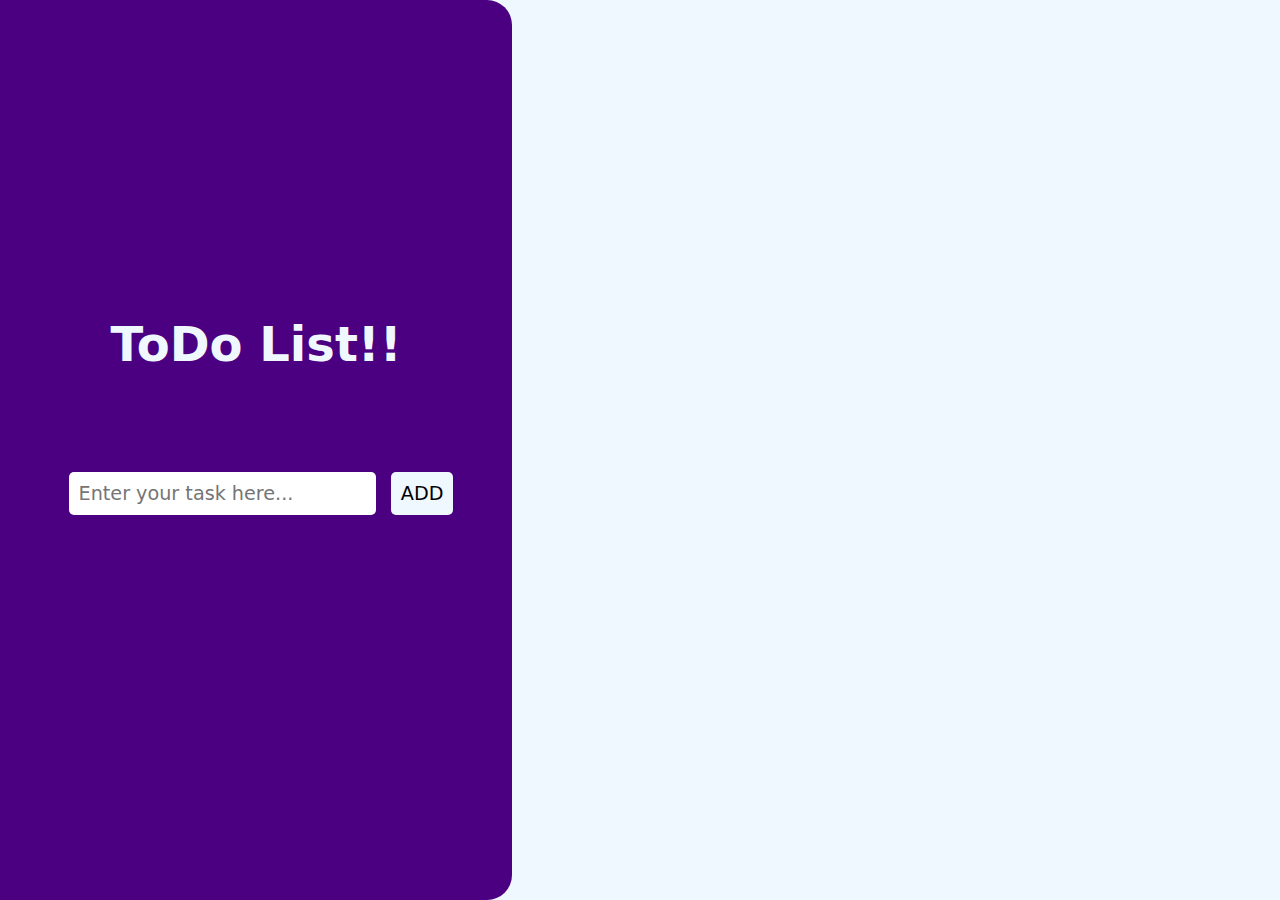
<file: 01. Todo LIst/index.html>
<!DOCTYPE html>
<html lang="en">
<head>
    <meta charset="UTF-8">
    <meta name="viewport" content="width=device-width, initial-scale=1.0">
    <link rel="stylesheet" href="style.css">
    <title>Todo List</title>
</head>
<body>
    <div class="add-section add-flex">
        <h1>ToDo List!!</h1>
        <div style="width: 100%; text-align: center; padding-bottom: 60px;">
            <input id="task-field" type="text" placeholder="Enter your task here..." autocomplete="off">
            <button id="add-btn">ADD</button>
        </div>
    </div>
    <div class="task-section">
        <ul id="task-list">
        </ul>
    </div>
</body>
<script src="script.js"></script>
</html>
</file>
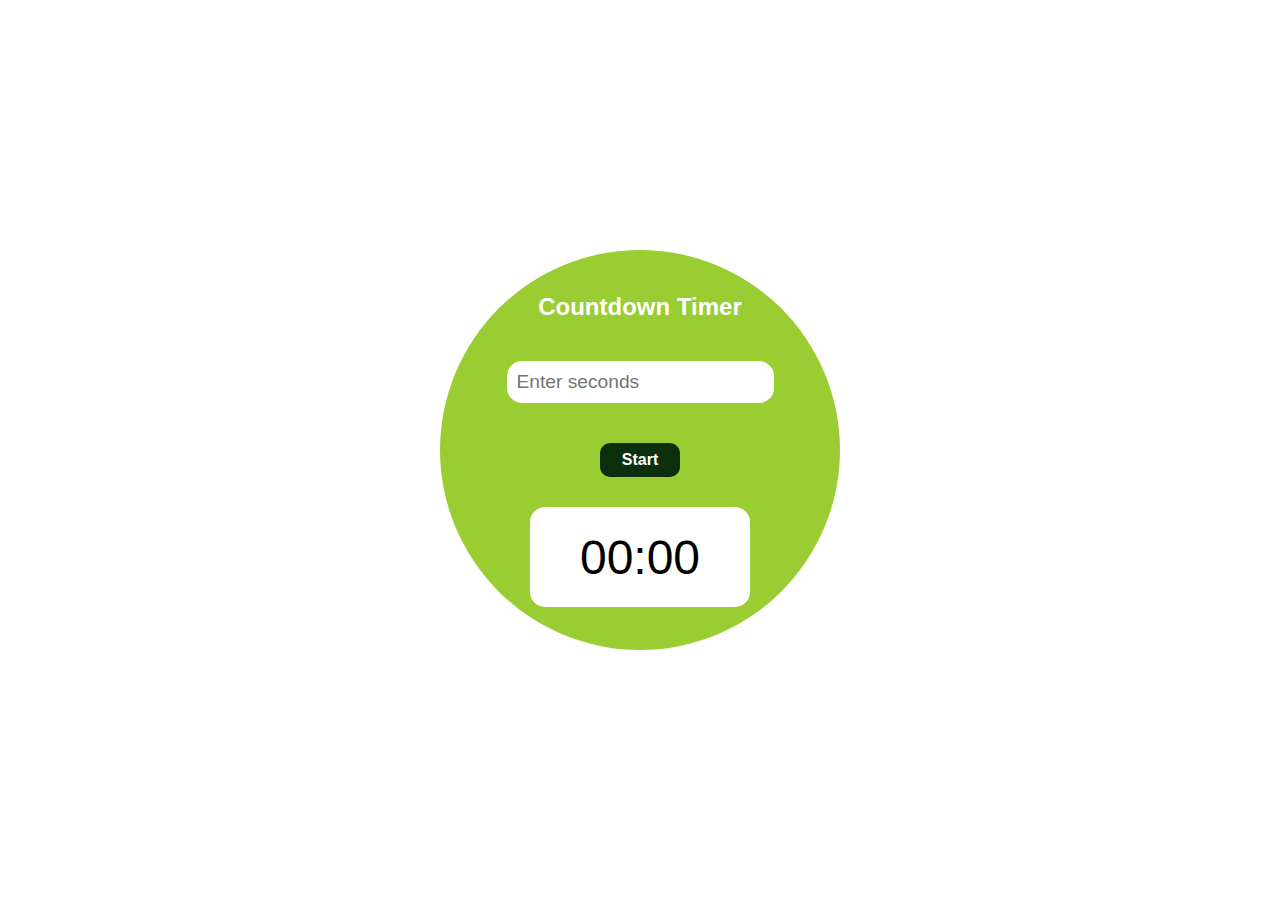
<file: 02. Timer/index.html>
<!DOCTYPE html>
<html lang="en">
<head>
    <meta charset="UTF-8">
    <meta name="viewport" content="width=device-width, initial-scale=1.0">
    <link rel="stylesheet" href="style.css">
    <title>Timer</title>
</head>
<body>
    <div class="timer">
        <h2 style="color: white;">Countdown Timer</h2>
        <input type="number" id="timeInput" placeholder="Enter seconds">
        <button id="startBtn">Start</button>
        <span id="countDown">00:00</span>
    </div>
</body>
<script src="script.js"></script>
</html>
</file>
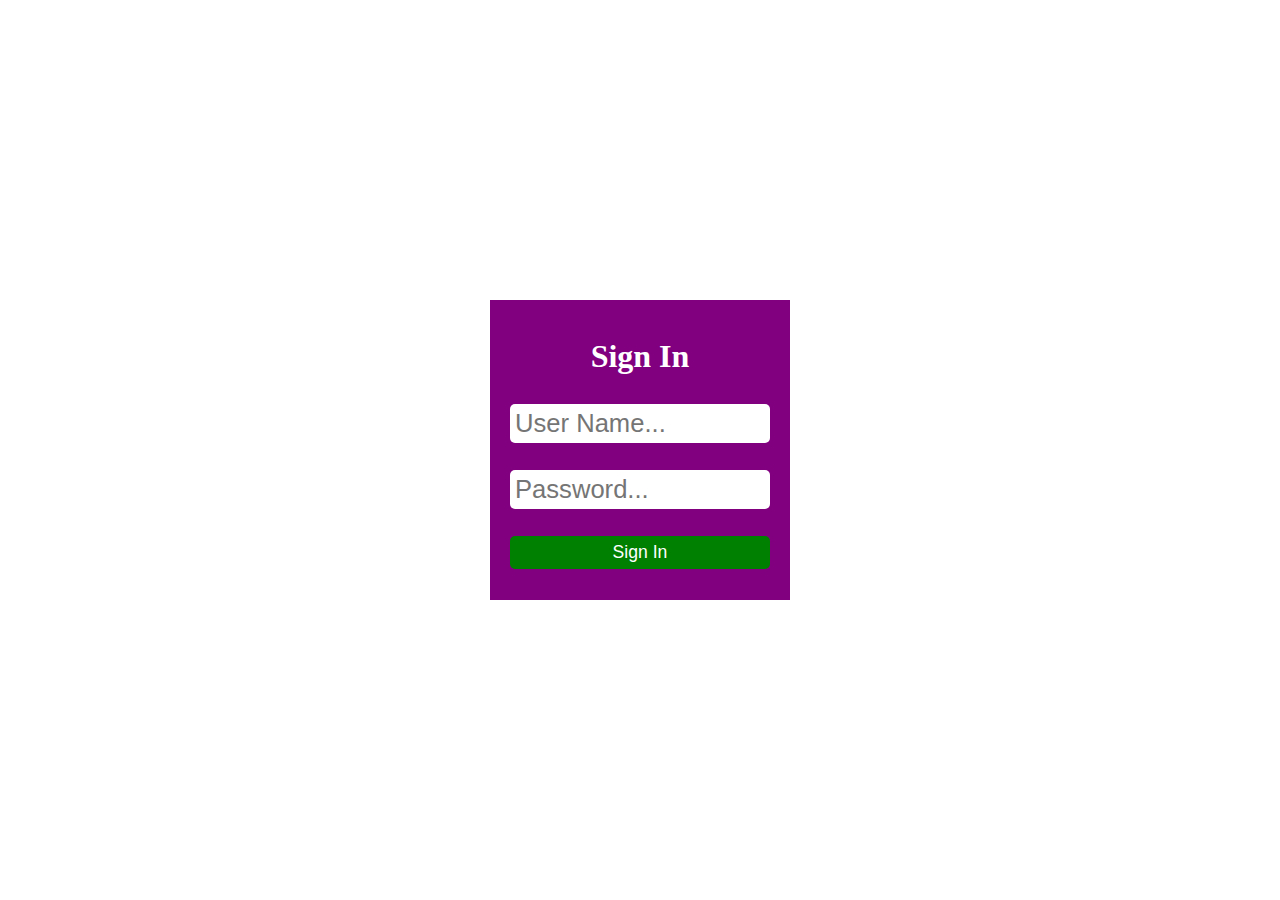
<file: 03. Storing Data in Browser/index.html>
<!DOCTYPE html>
<html lang="en">

<head>
    <meta charset="UTF-8">
    <meta name="viewport" content="width=device-width, initial-scale=1.0">
    <title>Document</title>
    <style>
        * {
            margin: 0;
            padding: 0;
            box-sizing: border-box;
        }

        body {
            display: flex;
            justify-content: center;
            align-items: center;
            height: 100vh;
        }

        .container {
            display: flex;
            flex-direction: column;
            justify-content: space-around;
            width: 300px;
            height: 300px;
            padding: 20px;
            background-color: purple;
            text-align: center;
        }

        input {
            border: none;
            border-radius: 5px;
            margin-bottom: 5px;
            font-size: 1.6em;
            padding: 5px;
        }

        button {
            font-size: 1.1em;
            padding: 6px;
            border: none;
            border-radius: 5px;
            background-color: green;
            color: white;
        }
    </style>
</head>

<body>
    <div class="container">
        <h1 style="color: white;margin: 7px;">Sign In</h1>
        <input type="text" id="user-name" placeholder="User Name..." required autocomplete="off">
        <input type="password"  id="pass" placeholder="Password..." required autocomplete="off">
        <button id="submit">Sign In</button>
    </div>
</body>
<script>
    document.getElementById("submit").addEventListener("click", () => {
        const userName = document.getElementById("user-name").value;
        const password = document.getElementById("pass").value;

        if (userName === "" || password === "") {
            alert("Both fields are required!");
            return;
        }
        localStorage.setItem("User", userName);
        localStorage.setItem("Pass", password);
        alert("Sign in Successfull");
        document.getElementById("user-name").value = "";
        document.getElementById("pass").value = "";
        alert(`welcome ${userName}`);
    })
</script>

</html>
</file>
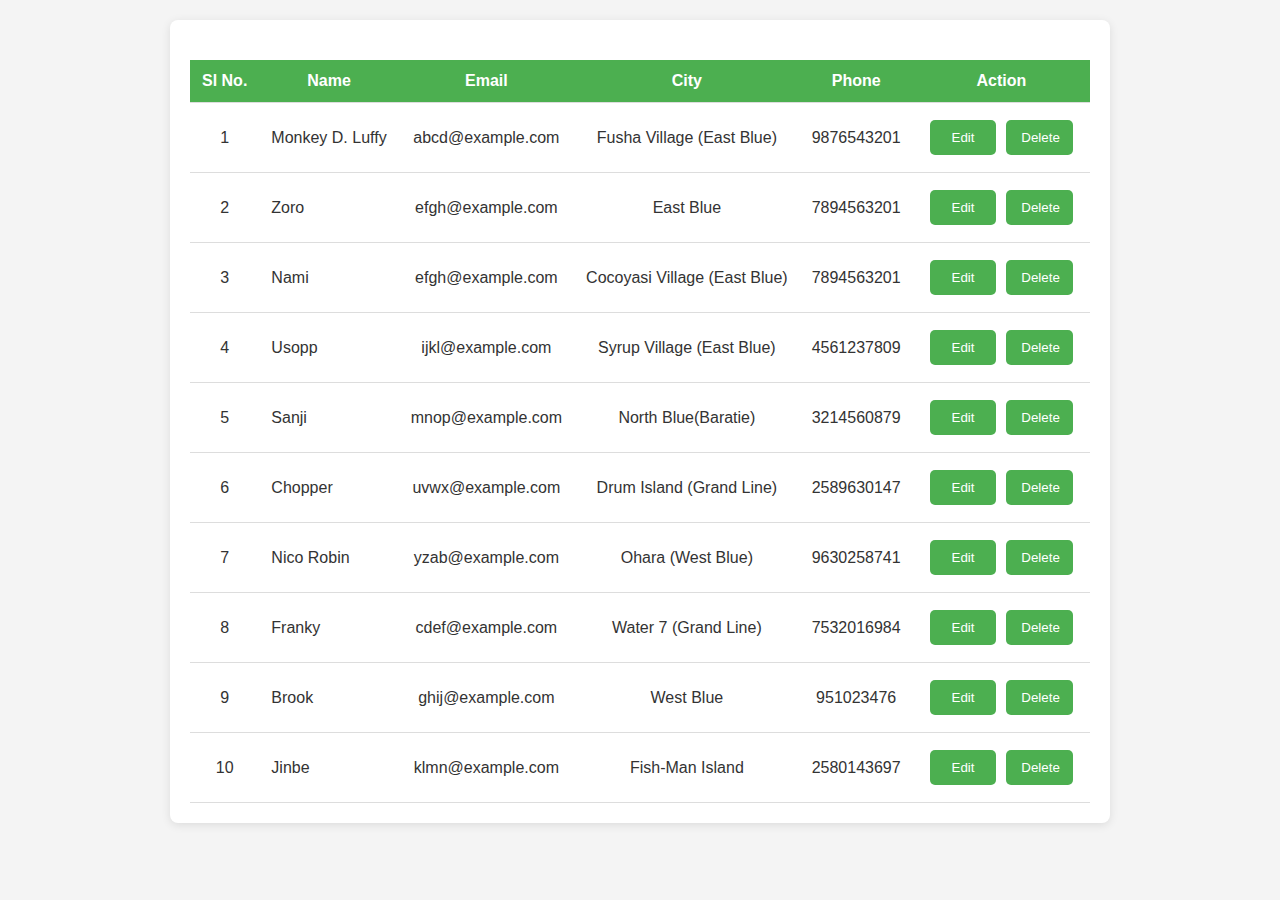
<file: 04. User Data Dashboard/index.html>
<!DOCTYPE html>
<html lang="en">
<head>
    <meta charset="UTF-8">
    <meta name="viewport" content="width=device-width, initial-scale=1.0">
    <title>User Dashboard</title>
    <link rel="stylesheet" href="style.css">
    <script src="script.js" defer></script>
</head>
<body>
    <div class="container">
        <table>
            <!-- heading for the table -->
            <thead>
                <tr>
                    <th>Sl No.</th>
                    <th>Name</th>
                    <th>Email</th>
                    <th>City</th>
                    <th>Phone</th>
                    <th>Action</th>
                </tr>
            </thead>
            <!-- body for the table -->
            <tbody id="table-body">
                <!--dynamicaly data will show here-->
            </tbody>
        </table>
    </div>
</body>
</html>
</file>
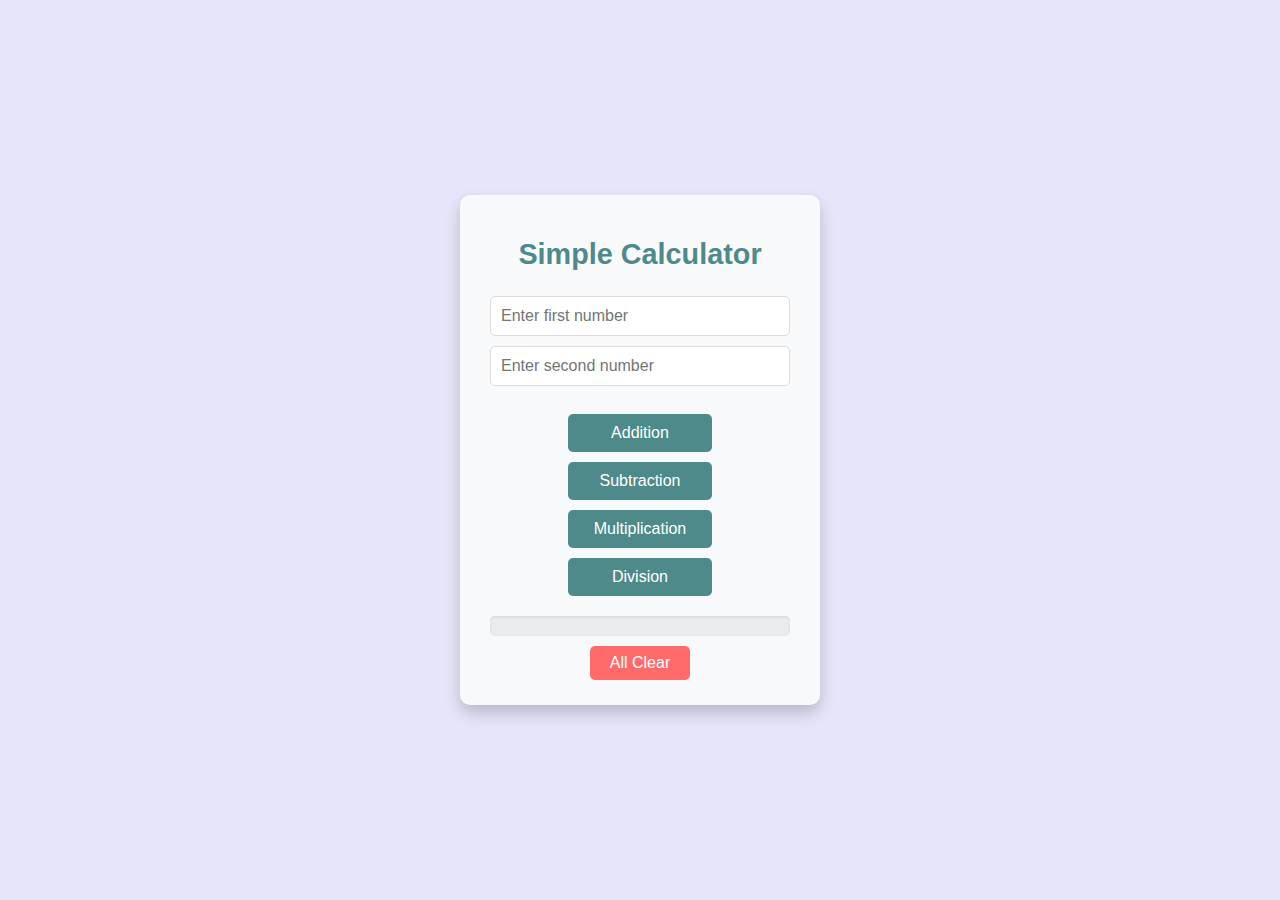
<file: 05. Calculator/index.html>
<!DOCTYPE html>
<html lang="en">
<head>
    <meta charset="UTF-8">
    <meta name="viewport" content="width=device-width, initial-scale=1.0">
    <title>Basic Calculator</title>
    <link rel="stylesheet" href="style.css">
</head>
<body>
    <div class="calculator">
        <h2>Simple Calculator</h2>
        <input type="number" id="num1" placeholder="Enter first number">
        <input type="number" id="num2" placeholder="Enter second number"><br><br>
        
        <button id="add">Addition</button>
        <button id="subtract">Subtraction</button>
        <button id="multiply">Multiplication</button>
        <button id="divide">Division</button> 
        
        <div class="result" id="result"></div>
        <button id="clear-button">All Clear</button>
    </div>
    <script src="script.js"></script>
</body>
</html>
</file>
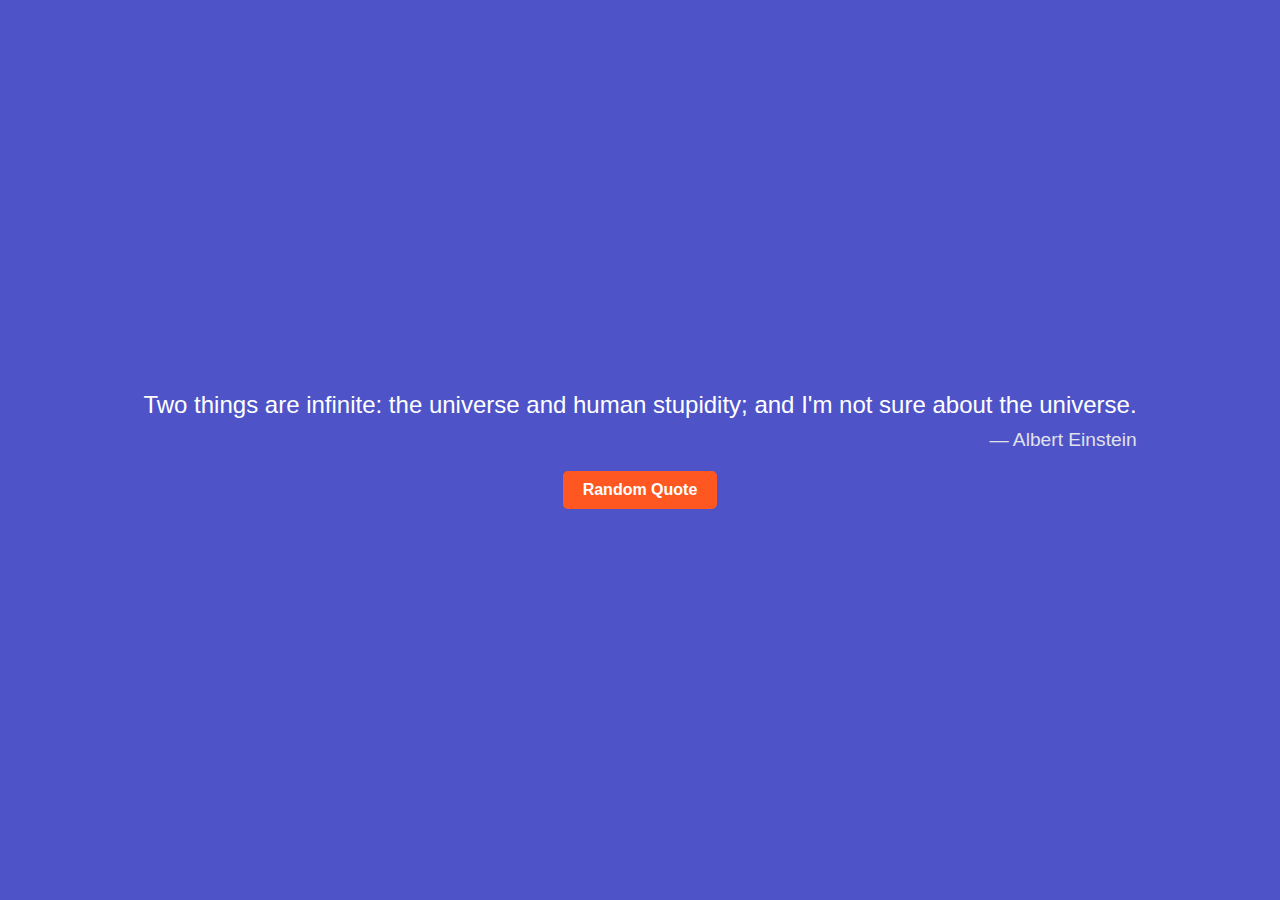
<file: 06. Get Random Quotes/index.html>
<!DOCTYPE html>
<html lang="en">
<head>
    <meta charset="UTF-8">
    <meta name="viewport" content="width=device-width, initial-scale=1.0">
    <title>Document</title>
    <link rel="stylesheet" href="style.css">
</head>
<body>
    <div class="qoute-container">
        <p id="quotes"></p>
        <p id="author"></p>
    </div>
    <button id="quote-button">Random Quote</button>
</body>
<script src="script.js"></script>
</html>
</file>
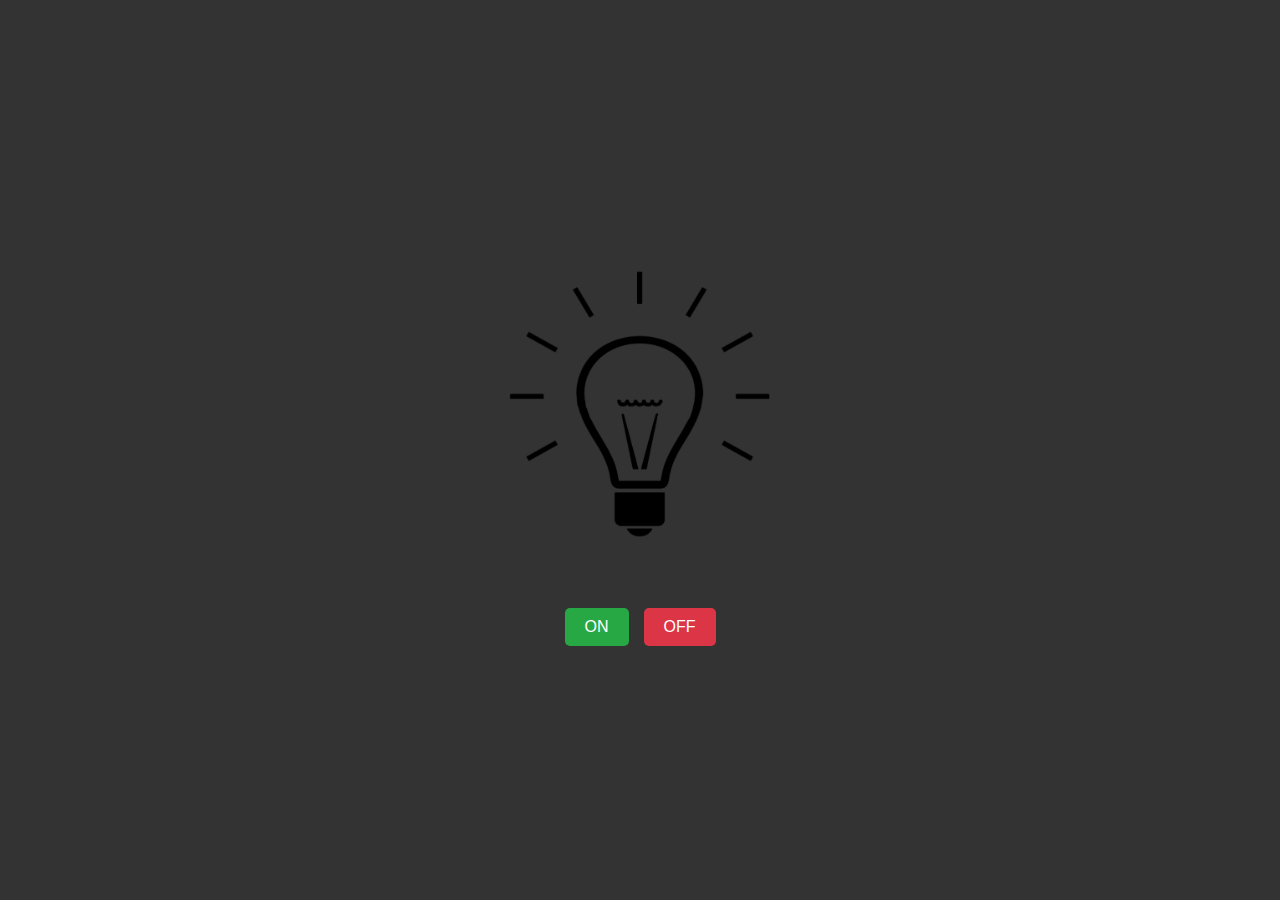
<file: 07.  Interactive Light Bulb/index.html>
<!DOCTYPE html>
<html lang="en">
<head>
    <meta charset="UTF-8">
    <meta name="viewport" content="width=device-width, initial-scale=1.0">
    <title>Interactive Light Bulb</title>
    <link rel="stylesheet" href="style.css">
</head>
<body>
    <div class="container">
        <div class="bulb-container">
            <img id="bulb" src="pngegg.png" alt="Light bulb" />
        </div>
        <div class="button-container">
            <button id="on" class="btn">ON</button>
            <button id="off" class="btn">OFF</button>
        </div>
    </div>
    <script src="script.js"></script>
</body>
</html>
</file>
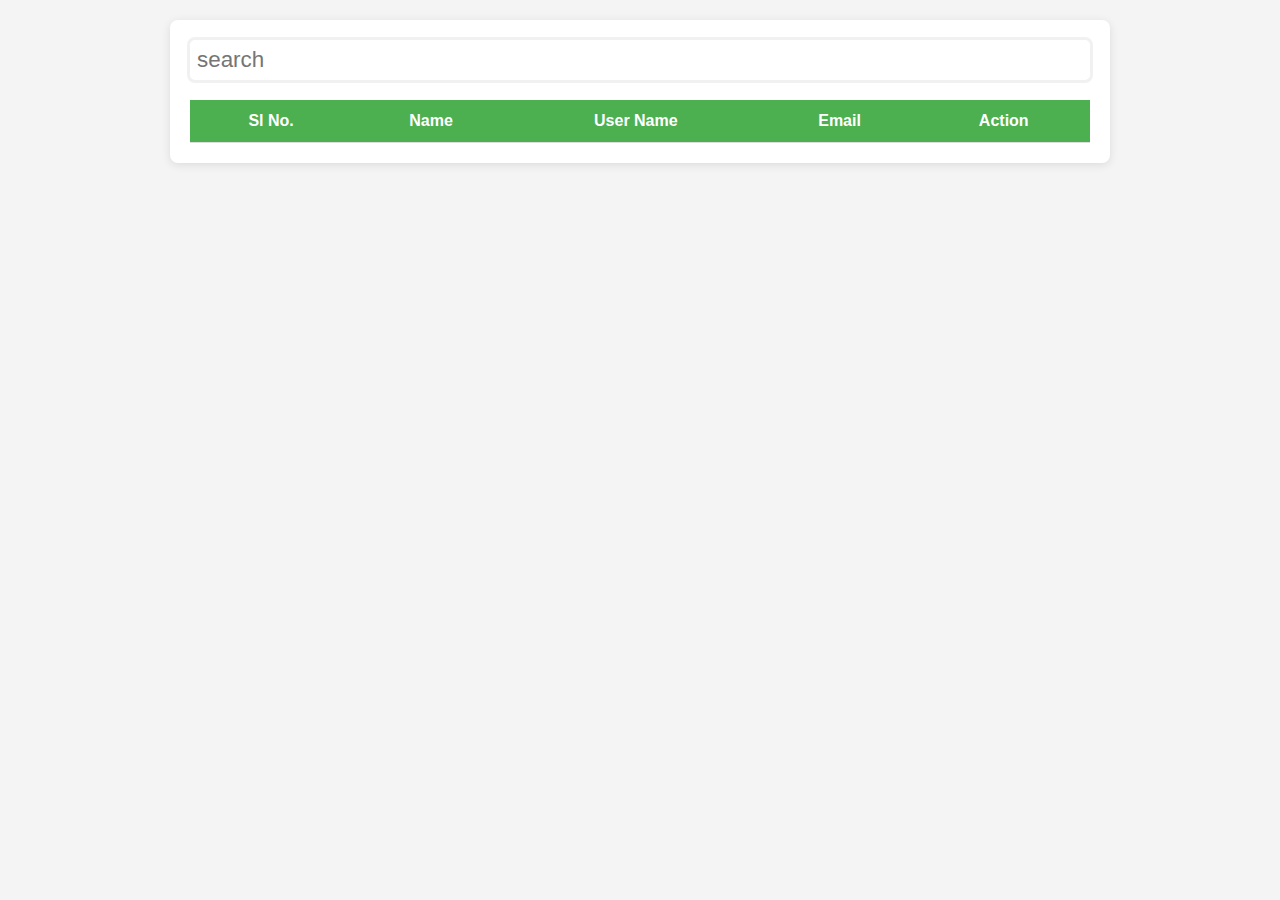
<file: 08. Admin UI/index.html>
<!DOCTYPE html>
<html lang="en">
<head>
    <meta charset="UTF-8">
    <meta name="viewport" content="width=device-width, initial-scale=1.0">
    <title>Admin UI</title>
    <link rel="stylesheet" href="style.css">
</head>
<body>
    <div class="container">
        <input type="search" id="search-field" placeholder="search" autocomplete="off">
        <table>
            <!-- heading for the table -->
            <thead>
                <tr>
                    <th>Sl No.</th>
                    <th>Name</th>
                    <th>User Name</th>
                    <th>Email</th>
                    <th>Action</th>
                </tr>
            </thead>
            <!-- body for the table -->
            <tbody id="table-body">
                <!--dynamicaly data will show here-->
            </tbody>
        </table>
    </div>
</body>
<script src="script.js"></script>
</html>
</file>
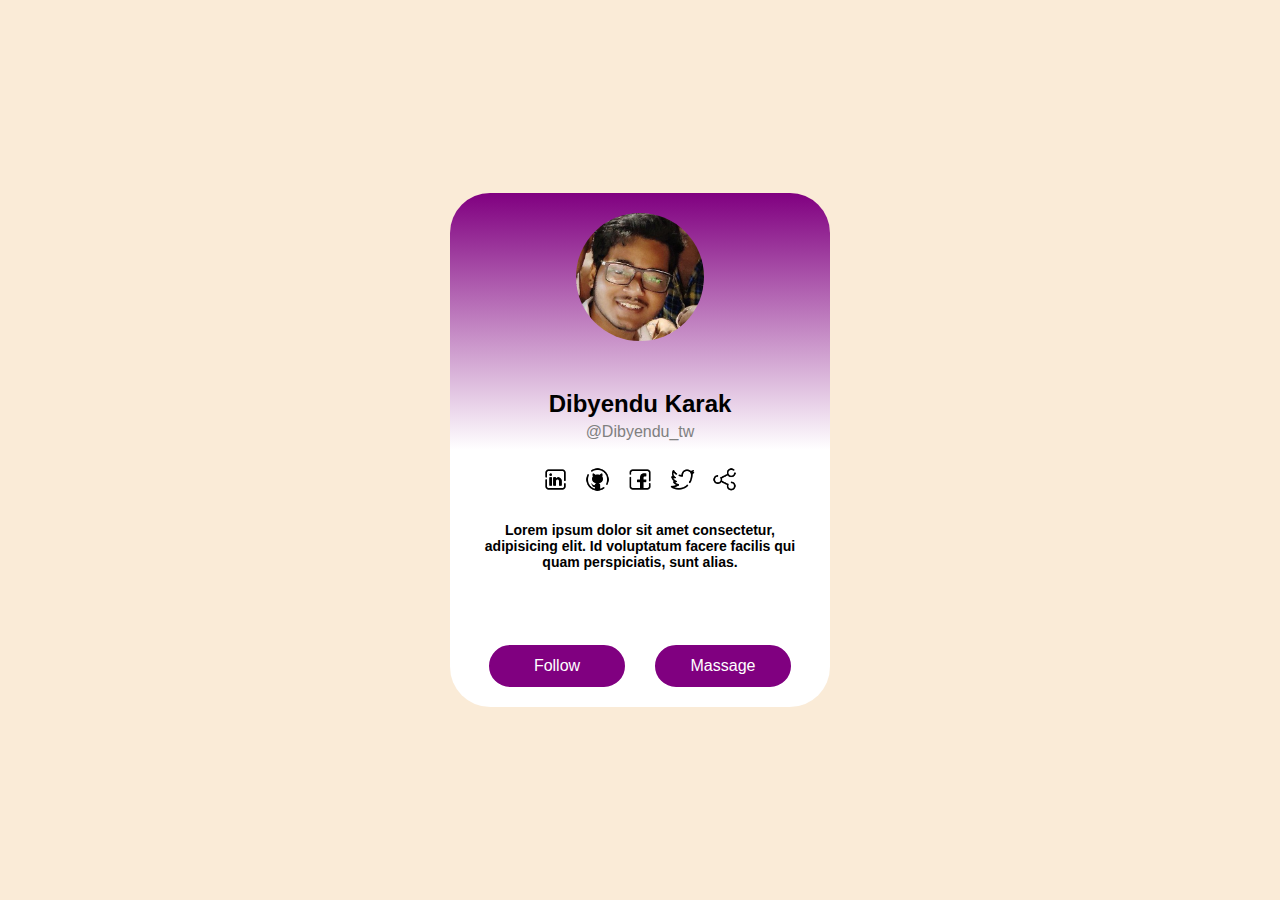
<file: 09. Follow card/index.html>
<!DOCTYPE html>
<html lang="en">
<head>
    <meta charset="UTF-8">
    <meta name="viewport" content="width=device-width, initial-scale=1.0">
    <title>Follow Card</title>
    <link rel="stylesheet" href="styles.css">
</head>
<body>
    <!-- structure of the card container -->
    <div class="container">
        <!-- section for the profile picture -->
        <section id="profile" class="">
            <img class="profile-pic" src="img/profile pic.jpg" alt="profile img">
        </section>
        <!-- section for the user details -->
        <section id="user" class="">
            <h2 id="user-name">Dibyendu Karak</h2>
            <p>@Dibyendu_tw</p>
        </section>
        <!-- section for the user's social active platform  -->
        <section id="social" class="">
            <a href="" target="_blank"><img class="social-logo" src="img/linkedin.png" alt="linkdin logo"></a>
            <a href="https://github.com/D-Karak" target="_blank"><img class="social-logo" src="img/github.png" alt="github logo"></a>
            <a href="" target="_blank"><img class="social-logo" src="img/facebook.png" alt="facebook logo"></a>
            <a href="" target="_blank"><img class="social-logo" src="img/twitter.png" alt="twitter logo"></a>
            <a href="" target="_blank"><img class="social-logo" src="img/share.png" alt="shate logo"></a>
        </section>
        <!-- section for about the user -->
        <section id="about" class="">
            <p>Lorem ipsum dolor sit amet consectetur, adipisicing elit. Id voluptatum facere facilis qui quam perspiciatis, sunt alias.</p>
        </section>
        <!-- button section to follow or massage -->
        <section id="btn" class="">
            <button id="follow" class="button">Follow</button>
            <button id="massage" class="button">Massage</button>
        </section>
    </div>
</body>
<script src="script.js"></script>
</html>
</file>
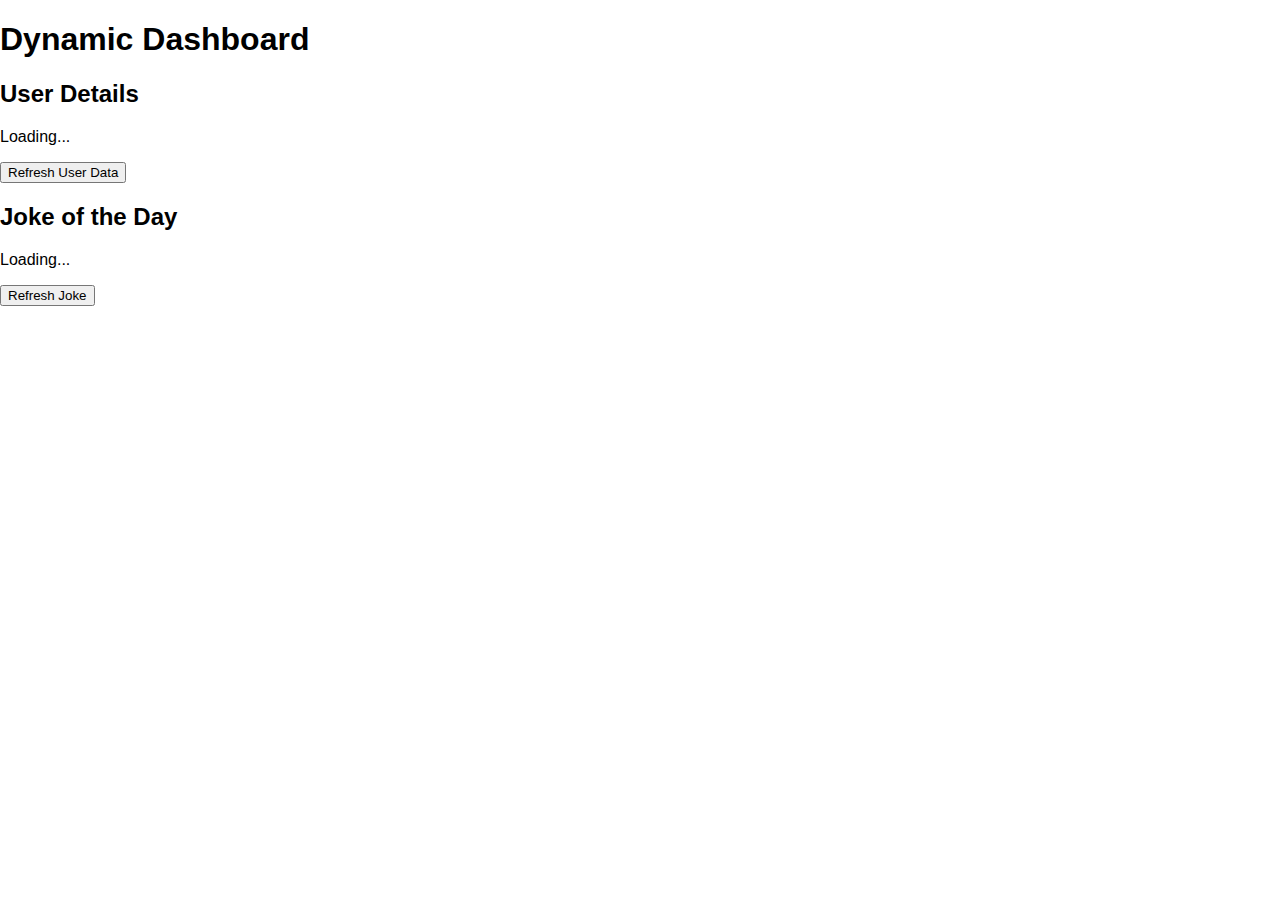
<file: 10. Random users and Joke/index.html>
<!DOCTYPE html>
<html lang="en">
<head>
    <meta charset="UTF-8">
    <meta name="viewport" content="width=device-width, initial-scale=1.0">
    <title>Dynamic Dashboard</title>
    <link rel="stylesheet" href="style.css">
</head>
<body>
    <div class="container">
        <h1>Dynamic Dashboard</h1>
        <!-- user section -->
        <section id="user-card">
            <h2>User Details</h2>
            <p id="user-data">Loading...</p>
            <button id="fetch-user-btn">Refresh User Data</button>
        </section>
        <!-- joke section -->
        <section id="joke-card">
            <h2>Joke of the Day</h2>
            <p id="joke-data">Loading...</p>
            <button id="fetch-joke-btn">Refresh Joke</button>
        </section>
    </div>
<script src="script.js"></script>
</body>
</html>
</file>
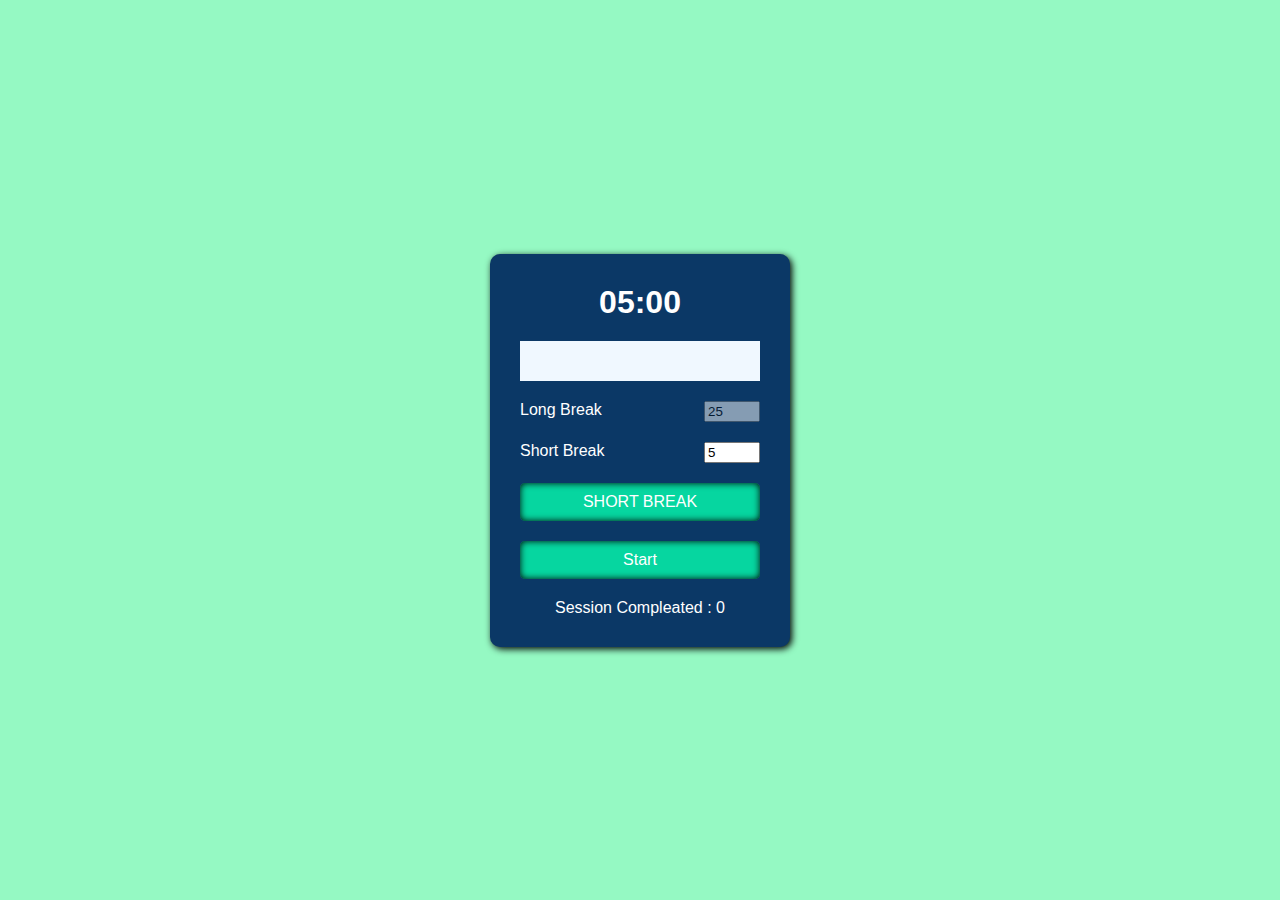
<file: 12. Pomodoro timer/index.html>
<!DOCTYPE html>
<html lang="en">

<head>
    <meta charset="UTF-8">
    <meta name="viewport" content="width=device-width, initial-scale=1.0">
    <title>Pomodoro Timer</title>
    <link rel="stylesheet" href="style.css">
</head>

<body>
    <div class="pomodoro-container">
        <div id="visual-countdown">05:00</div>
        <div id="progress-bar">
            <div id="animation-progress"></div>
        </div>
        <div style="width: 100%; display: flex; justify-content: space-between;"><span>Long Break</span><input id="long-break-field" type="number" min="20" max="59" value="25"></div>
        <div style="width: 100%; display: flex; justify-content: space-between;"><span>Short Break</span><input id="short-break-field" type="number" min="0" max="19" value="5"></div>
        <button id="select-break"></button>
        <button id="start-timer">Start</button>
        <div id="session"><span>Session Compleated : </span><span id="session-count">0</span></div>
        <audio src="audio/clock-ticking-sound-effect-240503.mp3" id="ticking-sound" loop preload="auto"></audio>
        <audio src="audio/level-up-191997.mp3" id="alert-sound" loop preload="auto"></audio>
    </div>
    <script src="script.js"></script>    
</body>
</html>
</file>
<file: 01. Todo LIst/style.css>
* {
    margin: 0;
    padding: 0;
    box-sizing: border-box;
    font-family: system-ui, -apple-system, BlinkMacSystemFont, 'Segoe UI', Roboto, Oxygen, Ubuntu, Cantarell, 'Open Sans', 'Helvetica Neue', sans-serif;
    font-weight: 500;
}

body {
    display: flex;
}

body {
    display: flex;
    background-color: aliceblue;
}

.add-section {
    width: 40%;
    height: 100vh;
    background-color: indigo;
    border-radius: 0 25px 25px 0;

    & h1 {
        color: aliceblue;
        font-size: 3em;
        font-weight: bold;
        padding-bottom: 90px;
    }
}

.task-section {
    width: 60%;
    height: 100vh;
    padding: 10px;

}

.add-flex {
    display: flex;
    flex-direction: column;
    justify-content: center;
    align-items: center;
}

#task-field {
    margin: 10px;
    width: 60%;
    padding: 10px;
    font-size: 1.2em;
    border: none;
    border-radius: 5px;
}

#add-btn {
    padding: 10px;
    background-color: aliceblue;
    font-size: 1.2em;
    border: none;
    border-radius: 5px;
    cursor: pointer;

    &:hover {
        background-color: grey;
        color: white;
        transition: .2s;
    }
}

#task-list {
    list-style: none;
    margin: 5px 10px;
}

.task-item {
    border: 0;
    padding: 20px;
    border-bottom: 1px solid grey;
    font-size: 1.2em;
    position: relative;
    cursor: pointer;

    &:hover {
        box-shadow: 6px 2px 13px -4px;
    }
}

.task-delete {
    position: absolute;
    right: 10px;
    padding: 7px;
    border: none;
    border-radius: 5px;
    background-color: red;
    color: white;
    cursor: pointer;
}

@media screen and (max-width:700px) {
    body {
        flex-direction: column;
    }

    .add-section {
        width: 100%;
        border-radius: 0 0 25px 25px;
    }

    .task-section {
        width: 100%;
    }
}
</file>
<file: 02. Timer/style.css>
*{
    margin: 0;
    padding: 0;
    box-sizing: border-box;
    font-family: 'Lucida Sans', 'Lucida Sans Regular', 'Lucida Grande', 'Lucida Sans Unicode', Geneva, Verdana, sans-serif;
}
body{
    height: 100vh;
    display: flex;
    justify-content: center;
    align-items: center;
}
.timer{
    width: 400px;
    height: 400px;
    background-color: yellowgreen;
    box-shadow: 2px 2px 2px -7px;
    border-radius: 50%;
}
.timer{
    display: flex;
    flex-direction: column;
    justify-content: center;
    align-items: center;
    & #timeInput{
        margin: 40px 0;
        font-size: 1.2em;
        padding: 10px;
        border: none;
        border-radius: 15px;
    }
    & #startBtn{
        width: 80px;
        padding: 8px;
        font-size: 1em;
        font-weight: 600;
        color: white;
        background-color: rgb(12, 48, 12);
        border: none;
        border-radius: 10px;
        cursor: pointer;
    }
    & #countDown{
        margin-top: 30px;
        width: 220px;
        height: 100px;
        background-color: white;
        border-radius: 15px;
        display: flex;
        justify-content: center;
        align-items: center;
        font-size: 3em;
    }
}
</file>
<file: 04. User Data Dashboard/style.css>
/* Global Styles */
body {
    font-family: Arial, Helvetica, sans-serif;
    background-color: #f4f4f4; 
    color: #333;
    margin: 0;
    padding: 0;
}

/* Styling Container */
.container {
    width: 900px; 
    margin: 20px auto;
    padding: 20px;
    background: #fff; 
    box-shadow: 0 2px 10px rgba(0, 0, 0, 0.1);
    border-radius: 8px; 
}

/* Styling Table*/
table {
    width: 100%; 
    border-collapse: collapse; /* Remove space between table cells */
    margin-top: 20px;
}

th, td {
    padding: 12px; 
    text-align: center; 
    border-bottom: 1px solid #ddd; 
}
.name{
    text-align: left;
}
th {
    background-color: #4CAF50; 
    color: white;
}


.table-row:hover {
    background-color: #f1f1f1; 
}

/* Button Styles */
button {
    width: 5em;
    background-color: #4CAF50;
    color: white; 
    border: none;
    padding: 10px 15px;
    margin: 5px;
    border-radius: 5px; 
    cursor: pointer; 
    transition: 0.3s; 
}

button:hover {
    background-color: #45a049;
}
</file>
<file: 05. Calculator/style.css>
/* Basic styling */
body {
    margin: 0;
    padding: 0;
    font-family: Arial, sans-serif;
    display: flex;
    align-items: center;
    justify-content: center;
    height: 100vh;
    background: lavender;
}

/* Calculator container styling */
.calculator {
    background: #f8f9fa;
    padding: 20px 30px;
    border-radius: 10px;
    box-shadow: 0 8px 16px rgba(0, 0, 0, 0.2);
    text-align: center;
    width: 300px;
}

h2 {
    color: #4f8a8b;
    font-size: 1.8em;
    margin-bottom: 20px;
}

/* Input styling */
input[type="number"] {
    width: 100%;
    padding: 10px;
    margin: 5px 0;
    border: 1px solid #ddd;
    border-radius: 5px;
    font-size: 1em;
    box-sizing: border-box;
}

/* Button styling */
button {
    width: 48%;
    padding: 10px;
    margin: 5px 1%;
    background-color: #4f8a8b;
    border: none;
    color: #fff;
    border-radius: 5px;
    font-size: 1em;
    cursor: pointer;
    transition: background 0.3s;
}

button:hover {
    background-color: #3e7071;
}

/* Result styling */
.result {
    margin-top: 15px;
    padding: 10px;
    background-color: #e9ecef;
    border-radius: 5px;
    font-size: 1.2em;
    color: #333;
    font-weight: bold;
    box-shadow: inset 0 1px 3px rgba(0, 0, 0, 0.1);
}
#clear-button {
    width: 100px;
    margin-top: 10px;
    padding: 8px 16px;
    background-color: #ff6b6b;
    color: #fff;
    border: none;
    border-radius: 5px;
    cursor: pointer;
    transition: background-color 0.3s;
}

#clear-button:hover {
    background-color: #ff4b4b;
}
</file>
<file: 06. Get Random Quotes/style.css>
/* style.css */
* {
    box-sizing: border-box;
    margin: 0;
    padding: 0;
    font-family: Arial, sans-serif;
}

body {
    display: flex;
    flex-direction: column;
    justify-content: center;
    align-items: center;
    height: 100vh;
    background-color: #4e54c8;
    color: #ffffff;
}

.quote-container {
    max-width: 500px;
    background: rgba(255, 255, 255, 0.1);
    border-radius: 15px;
    padding: 20px;
    text-align: center;
}

#quotes {
    font-size: 1.5em;
    font-weight: 300;
    margin-bottom: 10px;
}

#author {
    font-size: 1.2em;
    font-weight: 400;
    color: #f1f1f1;
    text-align: right;
    opacity: 0.9;
    &::before{
        content: "— ";
    }
}

#quote-button {
    margin-top: 20px;
    padding: 10px 20px;
    background-color: #ff5722;
    border: none;
    border-radius: 5px;
    color: #ffffff;
    font-size: 1em;
    font-weight: bold;
    cursor: pointer;
    transition: background-color 0.3s ease;
}

#quote-button:hover {
    background-color: #ff7043;
    
}
</file>
<file: 07.  Interactive Light Bulb/style.css>
* {
    margin: 0;
    padding: 0;
    box-sizing: border-box;
}

body {
    display: flex;
    justify-content: center;
    align-items: center;
    height: 100vh;
    background-color: #333;
    font-family: Arial, sans-serif;
}

.container {
    text-align: center;
    color: #fff;
}

.bulb-container {
    margin-bottom: 50px;
}

#bulb {
    width: 300px;
    height: 300px;
    transition: filter 0.3s ease;
}
/* this style will add or remove by DOM button */
.light{
    background-color: yellow;
    border-radius: 50%;
    box-shadow: 0px 0px 20px 20px yellow;
    transition: box-shadow 1s;
}
.button-container {
    display: flex;
    justify-content: center;
    gap: 15px;
}

.btn {
    padding: 10px 20px;
    border: none;
    border-radius: 5px;
    font-size: 1rem;
    cursor: pointer;
    transition: background-color 0.3s;
}

#on {
    background-color: #28a745;
    color: white;
}

#off {
    background-color: #dc3545;
    color: white;
}

.btn:hover {
    opacity: 0.8;
}
</file>
<file: 08. Admin UI/style.css>
/* Global Styles */
body {
    font-family: Arial, Helvetica, sans-serif;
    background-color: #f4f4f4; 
    color: #333;
    margin: 0;
    padding: 0;
}

/* Styling Container */
.container {
    width: 900px; 
    margin: 20px auto;
    padding: 20px;
    background: #fff; 
    box-shadow: 0 2px 10px rgba(0, 0, 0, 0.1);
    border-radius: 8px; 
}
/* styling the search field */
#search-field{
    width: 100%;
    padding: 7px;
    font-size: 1.4em;
    border: none;
    outline: 3px solid #f1f1f1;
    border-radius: 5px;
}
/* Styling Table*/
table {
    width: 100%; 
    border-collapse: collapse; /* Remove space between table cells */
    margin-top: 20px;
}

th, td {
    padding: 12px; 
    text-align: center; 
    border-bottom: 1px solid #ddd; 
}
.name{
    text-align: center;
}
th {
    background-color: #4CAF50; 
    color: white;
}


.table-row:hover {
    background-color: #f1f1f1; 
}

/* Button Styles */
button {
    width: 5em;
    background-color: #4CAF50;
    color: white; 
    border: none;
    padding: 10px 15px;
    margin: 5px;
    border-radius: 5px; 
    cursor: pointer; 
    transition: 0.3s; 
}

button:hover {
    background-color: #45a049;
}
</file>
<file: 09. Follow card/styles.css>
*{
    margin: 0;
    padding: 0;
    box-sizing: border-box;
    font-family:Arial, Helvetica, sans-serif;
}
body{
    display: flex;
    justify-content: center;
    align-items: center;
    height: 100vh;
    background-color: rgb(250, 235, 215);
}
.container{
    display: flex;
    flex-direction: column;
    justify-content: space-around;
    align-items: center;
    gap: 25px;
    width: 380px;
    padding: 20px;
    background-color: #fff;
    border-radius: 40px;
    & section{
        text-align: center;
        width: 100%;
    }
}
.container{
    background-image: linear-gradient(to bottom, purple, #fff, #fff);

}
#profile {
    margin-bottom: 20px;
    & img{
    width: 8em;
    border-radius: 50%;
}
}
#user p{
    color: grey;
    margin-top: 5px;
}
#social{
    display: flex;
    flex-direction: row;
    justify-content: center;
    align-items: center;
    gap: 15px;
    & .social-logo{
        width: 1.7em;
        cursor: pointer;
    }
}
#about{
    font-weight: bold;
    font-size: 14px;
}
#btn{
    margin-top: 50px;
    display: flex;
    flex-direction: row;
    justify-content: center;
    align-items: center;
    gap: 30px;
    & .button{
        text-align: center;
        width: 40%;
        padding: 10px;
        font-size: 1em;
        border: none;
        background-color: purple;
        border: 2px solid purple;
        color: #fff;
        border-radius: 50px;
        cursor: pointer;
        transition: background 0.2s;
    }
    & .button:hover{
        background-color: #fff;
        color: purple;
    }
}
@media screen and (max-width: 600px){
    #btn{
        display: flex;
        flex-direction: column;
        gap: 15px;
    }
    #btn .button{
        width: 100%;
    }
}
</file>
<file: 10. Random users and Joke/style.css>
body{
    margin: 0;
    padding: 0;
    font-family:  sans-serif;
}
</file>
<file: 12. Pomodoro timer/style.css>
*{box-sizing: border-box;}
@keyframes fillcolor{
    0%{width: 0%;}
    50%{width: 50%;}
    100%{width: 100%}
}
@keyframes scaletimer{
    0% {transform: scale(1,1);}
    50% {transform:scale(1.1,1.1);}
    100% {transform: scale(1,1);}
}
body{
    height: 100dvh;
    margin: 0;
    padding: 0;
    display: flex;
    justify-content: center;
    align-items: center;
    background-color: #95f9c3;
    color: #fff;
    font-family: sans-serif;
}
.pomodoro-container{
    width: 300px;
    padding: 30px;
    background-color: #0b3866;
    display: flex;
    flex-direction: column;
    align-items: center;
    justify-content: center;
    gap: 20px;
    box-shadow: 2px 2px 7px #000;
    border-radius: 10px;
}
#visual-countdown{
    position: relative;
    font-size: 2em;
    font-weight: bold;
    text-align: center;
}
.scale-animation{
    animation-name: scaletimer;
    animation-duration: 2s;
    animation-iteration-count: infinite;
    transition: scaletimer,ease-in-out;

}
#long-break-option,#short-break-option{
    background-color: #fff;
    text-align: center;
    border: none;
    border-radius: 3px;
    outline: none;
}
button{
    width: 100%;
    padding: 10px 15px;
    cursor: pointer;
    background-color: #06d6a0;
    font-size: 1em;
    color: white;
    border: none;
    border-radius: 5px;
    box-shadow: 0px 0px 7px black inset;
}
#progress-bar{
    width: 100%;
    height: 40px;
    background-color: aliceblue;
    text-align: center;
    & div{
        height: 100%;
        width: 0;
        margin: 0;
        padding: 0;
    }
}
audio{
    display: hidden;
}
</file>
